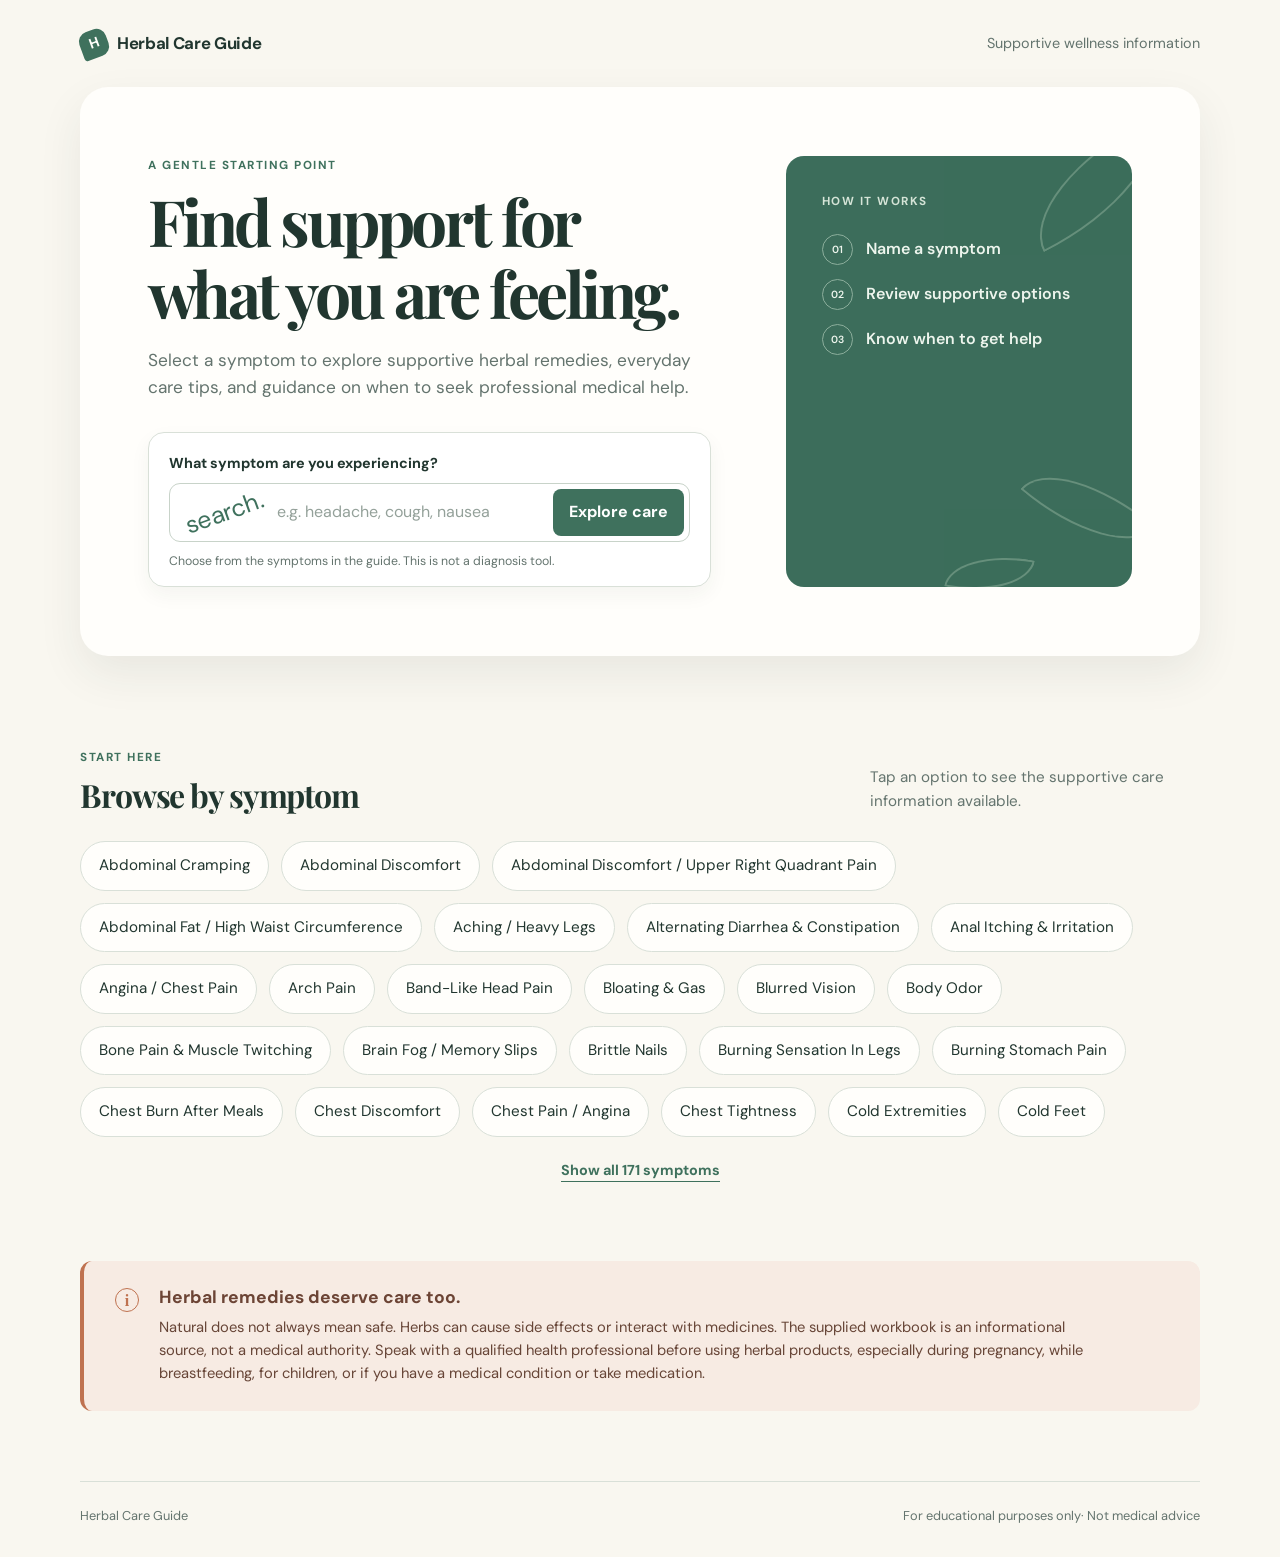
<file: index.html>
<!doctype html>
<html lang="en">
  <head>
    <meta charset="UTF-8" />
    <meta name="viewport" content="width=device-width, initial-scale=1.0" />
    <meta
      name="description"
      content="Search common symptoms and explore supportive herbal care information."
    />
    <title>Herbal Care Guide</title>
    <link rel="preconnect" href="https://fonts.googleapis.com" />
    <link rel="preconnect" href="https://fonts.gstatic.com" crossorigin />
    <link
      href="https://fonts.googleapis.com/css2?family=DM+Sans:wght@400;500;600;700&family=Playfair+Display:wght@600;700&display=swap"
      rel="stylesheet"
    />
    <link rel="stylesheet" href="styles.css" />
  </head>
  <body class="home-page">
    <header class="site-header wrap">
      <a class="brand" href="index.html" aria-label="Herbal Care Guide home">
        <span class="brand-mark" aria-hidden="true">H</span>
        <span>Herbal Care Guide</span>
      </a>
      <span class="header-note">Supportive wellness information</span>
    </header>

    <main>
      <section class="hero wrap">
        <div class="hero-copy">
          <p class="eyebrow">A gentle starting point</p>
          <h1>Find support for what you are feeling.</h1>
          <p class="hero-text">
            Select a symptom to explore supportive herbal remedies, everyday care tips,
            and guidance on when to seek professional medical help.
          </p>

          <form class="search-card" id="symptom-search" action="results.html" method="get">
            <label for="symptom">What symptom are you experiencing?</label>
            <div class="search-row">
              <span class="search-icon" aria-hidden="true">search.</span>
              <input
                id="symptom"
                name="symptom"
                type="search"
                list="symptom-options"
                placeholder="e.g. headache, cough, nausea"
                autocomplete="off"
                required
              />
              <button type="submit">Explore care <span aria-hidden="true"></span></button>
            </div>
            <datalist id="symptom-options"></datalist>
            <p class="search-help">Choose from the symptoms in the guide. This is not a diagnosis tool.</p>
          </form>
        </div>

        <aside class="hero-panel" aria-label="How the guide works">
          <div class="leaf-art" aria-hidden="true">
            <span class="leaf leaf-one"></span><span class="leaf leaf-two"></span><span class="leaf leaf-three"></span>
          </div>
          <p class="eyebrow">How it works</p>
          <ol>
            <li><span>01</span> Name a symptom</li>
            <li><span>02</span> Review supportive options</li>
            <li><span>03</span> Know when to get help</li>
          </ol>
        </aside>
      </section>

      <section class="symptoms-section wrap" aria-labelledby="popular-heading">
        <div class="section-heading">
          <div>
            <p class="eyebrow">Start here</p>
            <h2 id="popular-heading">Browse by symptom</h2>
          </div>
          <p>Tap an option to see the supportive care information available.</p>
        </div>
        <div class="symptom-chips" id="symptom-chips"></div>
        <button class="show-symptoms" id="show-symptoms" type="button" hidden></button>
      </section>

      <section class="safety-banner wrap" aria-label="Important safety information">
        <div class="safety-icon" aria-hidden="true">i</div>
        <div>
          <h2>Herbal remedies deserve care too.</h2>
          <p>
            Natural does not always mean safe. Herbs can cause side effects or interact with
            medicines. The supplied workbook is an informational source, not a medical authority.
            Speak with a qualified health professional before using herbal products, especially
            during pregnancy, while breastfeeding, for children, or if you have a medical
            condition or take medication.
          </p>
        </div>
      </section>
    </main>

    <footer class="site-footer wrap">
      <span>Herbal Care Guide</span>
      <span>For educational purposes only· Not medical advice</span>
    </footer>

    <script src="data.js?v=20260902-full"></script>
    <script src="app.js"></script>
  </body>
</html>
</file>
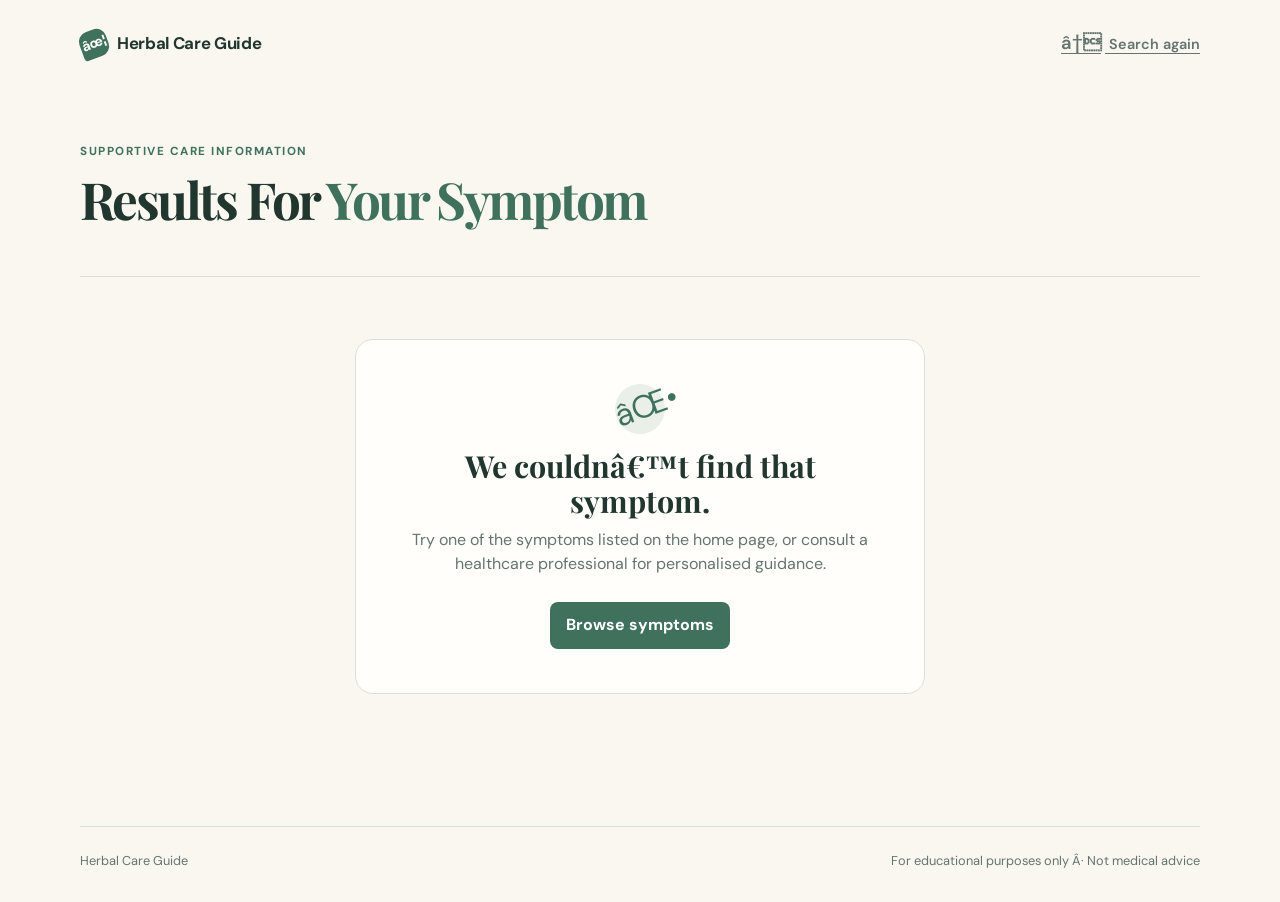
<file: results.html>
<!doctype html>
<html lang="en">
  <head>
    <meta charset="UTF-8" />
    <meta name="viewport" content="width=device-width, initial-scale=1.0" />
    <meta name="description" content="Supportive care information for a selected symptom." />
    <title>Care information | Herbal Care Guide</title>
    <link rel="preconnect" href="https://fonts.googleapis.com" />
    <link rel="preconnect" href="https://fonts.gstatic.com" crossorigin />
    <link
      href="https://fonts.googleapis.com/css2?family=DM+Sans:wght@400;500;600;700&family=Playfair+Display:wght@600;700&display=swap"
      rel="stylesheet"
    />
    <link rel="stylesheet" href="styles.css" />
  </head>
  <body class="results-page">
    <header class="site-header wrap">
      <a class="brand" href="index.html" aria-label="Herbal Care Guide home">
        <span class="brand-mark" aria-hidden="true">âœ¦</span>
        <span>Herbal Care Guide</span>
      </a>
      <a class="back-link" href="index.html"><span aria-hidden="true">â†</span> Search again</a>
    </header>

    <main class="wrap results-main">
      <section class="result-intro" aria-labelledby="result-heading">
        <p class="eyebrow">Supportive care information</p>
        <h1 id="result-heading">Results for <span id="symptom-name">your symptom</span></h1>
        <p id="result-summary"></p>
      </section>

      <div id="no-result" class="no-result" hidden>
        <span class="empty-icon" aria-hidden="true">âŒ•</span>
        <h2>We couldnâ€™t find that symptom.</h2>
        <p>Try one of the symptoms listed on the home page, or consult a healthcare professional for personalised guidance.</p>
        <a class="button-link" href="index.html">Browse symptoms</a>
      </div>

      <div id="result-content" hidden>
        <section class="matches-section" aria-labelledby="matches-heading">
          <div class="matches-heading">
            <div>
              <p class="eyebrow">Search matches</p>
              <h2 id="matches-heading">Related guide entries</h2>
            </div>
            <span id="match-count" class="match-count"></span>
          </div>
          <p class="matches-note">
            A symptom may be associated with more than one health condition. These matches come
            directly from the supplied workbook and do not mean that you have any listed condition.
          </p>
          <div id="condition-results" class="condition-results"></div>
        </section>

        <section class="disclaimer-card" aria-labelledby="disclaimer-heading">
          <span class="disclaimer-icon" aria-hidden="true">!</span>
          <div>
            <h2 id="disclaimer-heading">Important disclaimer</h2>
            <p>
              This guide is for general educational information only and is not medical advice,
              a diagnosis, or a substitute for care from a licensed health professional. It presents
              information from the supplied workbook; it does not establish medical authority or
              endorse any product. Herbal products vary in quality and may be unsafe for some
              people or interact with medicines. Consult a doctor, pharmacist, or qualified
              practitioner before using an herbal remedy. If you think you may have a medical
              emergency, contact your local emergency service immediately.
            </p>
          </div>
        </section>
      </div>
    </main>

    <footer class="site-footer wrap">
      <span>Herbal Care Guide</span>
      <span>For educational purposes only Â· Not medical advice</span>
    </footer>

    <script src="data.js?v=20260902-full"></script>
    <script src="app.js"></script>
  </body>
</html>
</file>
<file: styles.css>
:root {
  --ink: #21362f;
  --muted: #64746e;
  --green: #3f715d;
  --pale-green: #eaf0e8;
  --cream: #f9f7f0;
  --paper: #fffefb;
  --line: #d9e0d8;
  --orange: #bf7250;
  --pale-orange: #f7ebe3;
  --alert: #9a4f3e;
  --pale-alert: #fbefea;
  --shadow: 0 18px 45px rgba(34, 55, 47, 0.08);
}

* { box-sizing: border-box; }
html { min-width: 320px; background: var(--cream); }
body { margin: 0; color: var(--ink); background: var(--cream); font-family: "DM Sans", system-ui, sans-serif; line-height: 1.55; }
a { color: inherit; }
h1, h2, h3, p { margin-top: 0; }
h1, h2, h3 { line-height: 1.12; }
h1, h2 { font-family: "Playfair Display", Georgia, serif; }
.wrap { width: min(1120px, calc(100% - 48px)); margin-inline: auto; }
.site-header { min-height: 87px; display: flex; align-items: center; justify-content: space-between; gap: 18px; }
.brand { display: inline-flex; align-items: center; gap: 9px; font-weight: 700; text-decoration: none; font-size: 1.05rem; letter-spacing: -0.02em; }
.brand-mark { display: grid; width: 28px; height: 28px; place-items: center; color: var(--paper); background: var(--green); border-radius: 10px 10px 10px 3px; transform: rotate(-20deg); font-size: .88rem; }
.header-note, .back-link { font-size: .9rem; color: var(--muted); }
.back-link { text-underline-offset: 4px; font-weight: 600; }
.back-link span { font-size: 1.15rem; margin-right: 4px; }

.hero { min-height: 515px; padding: 69px 68px; display: grid; grid-template-columns: 1.3fr .8fr; gap: 75px; align-items: center; background: var(--paper); border-radius: 28px; box-shadow: var(--shadow); overflow: hidden; }
.hero-copy { position: relative; z-index: 1; }
.eyebrow { margin-bottom: 11px; color: var(--green); font-size: .73rem; font-weight: 700; letter-spacing: .13em; text-transform: uppercase; }
.hero h1 { max-width: 600px; margin-bottom: 19px; font-size: clamp(2.7rem, 5vw, 4.55rem); letter-spacing: -.055em; }
.hero-text { max-width: 570px; margin-bottom: 31px; color: var(--muted); font-size: 1.08rem; }
.search-card { max-width: 620px; padding: 19px 20px 15px; background: #fff; border: 1px solid var(--line); border-radius: 16px; box-shadow: 0 8px 20px rgba(34, 55, 47, .05); }
.search-card label { display: block; margin-bottom: 9px; font-size: .9rem; font-weight: 700; }
.search-row { display: flex; align-items: center; gap: 10px; border: 1px solid #c8d3c9; border-radius: 11px; padding: 5px 5px 5px 14px; }
.search-icon { color: var(--green); font-size: 1.55rem; transform: rotate(-20deg); }
input[type="search"] { min-width: 0; width: 100%; border: 0; outline: 0; color: var(--ink); background: transparent; font: inherit; }
input[type="search"]::placeholder { color: #94a19a; }
button, .button-link { border: 0; border-radius: 8px; background: var(--green); color: #fff; padding: 11px 16px; font: inherit; font-weight: 700; white-space: nowrap; cursor: pointer; text-decoration: none; }
button:hover, .button-link:hover { background: #315f4d; }
.search-help { margin: 10px 0 0; color: var(--muted); font-size: .77rem; }
.hero-panel { min-height: 340px; padding: 36px; align-self: stretch; position: relative; overflow: hidden; border-radius: 18px; color: #edf5ed; background: #3c6d5b; }
.hero-panel .eyebrow { color: #d5e4d7; position: relative; }
.hero-panel ol { position: relative; list-style: none; margin: 24px 0 0; padding: 0; }
.hero-panel li { display: flex; align-items: center; gap: 13px; margin: 14px 0; font-weight: 600; }
.hero-panel li span { display: grid; width: 31px; height: 31px; place-items: center; border: 1px solid #8cae9c; border-radius: 50%; font-size: .65rem; }
.leaf-art { position: absolute; inset: 0; opacity: .3; }
.leaf { position: absolute; display: block; width: 155px; height: 72px; border: 2px solid #cbdfc8; border-radius: 100% 0 100% 0; transform: rotate(-27deg); }
.leaf-one { top: -7px; right: -42px; }.leaf-two { width: 128px; height: 58px; right: -20px; bottom: 50px; transform: rotate(40deg); }.leaf-three { width: 85px; height: 41px; right: 100px; bottom: -7px; transform: rotate(10deg); }

.symptoms-section { padding: 92px 0 79px; }
.section-heading { display: flex; justify-content: space-between; align-items: end; gap: 26px; margin-bottom: 28px; }
.section-heading h2, .safety-banner h2 { margin-bottom: 0; font-size: 2rem; letter-spacing: -.035em; }
.section-heading > p { max-width: 330px; margin: 0; color: var(--muted); font-size: .95rem; }
.symptom-chips { display: flex; flex-wrap: wrap; gap: 12px; }
.symptom-chip { padding: 12px 18px; background: var(--paper); border: 1px solid var(--line); border-radius: 999px; color: var(--ink); font-size: .95rem; text-decoration: none; text-transform: capitalize; transition: border-color .15s, transform .15s; }
.symptom-chip:hover { border-color: var(--green); transform: translateY(-2px); }
.show-symptoms { display: block; margin: 22px auto 0; padding: 0; border: 0; border-bottom: 1px solid var(--green); border-radius: 0; color: var(--green); background: transparent; font-size: .9rem; }
.show-symptoms:hover { color: #315f4d; background: transparent; }
.safety-banner { display: flex; align-items: flex-start; gap: 20px; margin-bottom: 70px; padding: 27px 31px; border-left: 4px solid var(--orange); border-radius: 12px; color: #674537; background: var(--pale-orange); }
.safety-banner h2 { color: #6c4435; font-family: "DM Sans", system-ui, sans-serif; font-size: 1.1rem; font-weight: 700; letter-spacing: 0; }
.safety-banner p { max-width: 925px; margin: 8px 0 0; font-size: .92rem; }
.safety-icon { display: grid; flex: 0 0 auto; width: 24px; height: 24px; place-items: center; border: 1.5px solid var(--orange); border-radius: 50%; color: var(--orange); font-family: Georgia, serif; font-weight: 700; }
.site-footer { display: flex; justify-content: space-between; gap: 18px; padding: 24px 0 31px; border-top: 1px solid var(--line); color: var(--muted); font-size: .8rem; }

.results-main { padding-bottom: 70px; }
.result-intro { padding: 55px 0 36px; border-bottom: 1px solid var(--line); }
.result-intro h1 { margin-bottom: 12px; font-size: clamp(2.35rem, 4vw, 3.8rem); letter-spacing: -.05em; text-transform: capitalize; }
.result-intro h1 span { color: var(--green); }
.result-intro > p:last-child { max-width: 680px; margin: 0; color: var(--muted); font-size: 1.03rem; }
.matches-section { margin-top: 37px; }.matches-heading { display: flex; align-items: end; justify-content: space-between; gap: 20px; }.matches-heading h2 { margin: 0; font-size: 2rem; letter-spacing: -.035em; }.match-count { display: inline-block; padding: 6px 11px; border-radius: 999px; color: var(--green); background: var(--pale-green); font-size: .8rem; font-weight: 700; }.matches-note { max-width: 750px; margin: 13px 0 23px; color: var(--muted); font-size: .93rem; }.condition-results { display: grid; gap: 18px; }.condition-card { overflow: hidden; border: 1px solid var(--line); border-radius: 18px; background: var(--paper); box-shadow: 0 8px 25px rgba(34, 55, 47, .05); }.condition-header { padding: 27px 30px 24px; border-bottom: 1px solid var(--line); background: #fbfdf9; }.condition-kicker { margin: 0 0 6px; color: var(--green); font-size: .7rem; font-weight: 700; letter-spacing: .1em; text-transform: uppercase; }.condition-header h3 { margin: 0; font-family: "Playfair Display", Georgia, serif; font-size: 1.55rem; letter-spacing: -.025em; }.condition-detail { padding: 21px 30px; border-bottom: 1px solid #e6ece5; }.condition-detail:last-child { border-bottom: 0; }.condition-detail h4 { margin: 0 0 9px; color: var(--ink); font-size: .88rem; }.condition-detail p { max-width: 900px; margin: 0; color: #52635a; font-size: .93rem; }.remedy-tags { display: flex; flex-wrap: wrap; gap: 8px; }.remedy-tags span { padding: 6px 10px; border: 1px solid #cfe0cf; border-radius: 999px; color: #356349; background: #f2f8f0; font-size: .84rem; }.doctor-detail { border-left: 3px solid #d88a67; background: #fff9f5; }.doctor-detail h4 { color: #884c38; }.doctor-detail p { color: #735348; }
.disclaimer-card { display: flex; gap: 15px; margin-top: 24px; padding: 25px 27px; border: 1px solid var(--line); border-radius: 14px; background: #f4f6f2; }.disclaimer-card h2 { margin: 2px 0 7px; color: var(--ink); font-family: "DM Sans", system-ui, sans-serif; font-size: 1rem; letter-spacing: 0; }.disclaimer-card p { margin: 0; color: var(--muted); font-size: .84rem; }.disclaimer-icon { display: grid; flex: 0 0 auto; width: 22px; height: 22px; place-items: center; border: 1px solid #84948b; border-radius: 50%; color: #75857b; font-size: .78rem; font-weight: 700; }
.no-result { max-width: 570px; margin: 62px auto; padding: 44px; text-align: center; border: 1px solid var(--line); border-radius: 18px; background: var(--paper); }.no-result h2 { margin: 15px 0 10px; font-size: 1.9rem; }.no-result p { margin-bottom: 25px; color: var(--muted); }.empty-icon { display: inline-grid; width: 50px; height: 50px; place-items: center; border-radius: 50%; color: var(--green); background: var(--pale-green); font-size: 2rem; transform: rotate(-20deg); }.button-link { display: inline-block; }

@media (max-width: 760px) { .wrap { width: min(100% - 32px, 1120px); }.site-header { min-height: 69px; }.header-note { display: none; }.hero { min-height: auto; padding: 43px 27px 28px; grid-template-columns: 1fr; gap: 34px; border-radius: 20px; }.hero h1 { font-size: clamp(2.55rem, 12vw, 3.7rem); }.hero-panel { min-height: 215px; padding: 28px; }.hero-panel ol { display: grid; grid-template-columns: 1fr 1fr; gap: 8px; margin-top: 16px; }.hero-panel li { margin: 0; font-size: .86rem; }.search-row { flex-wrap: wrap; }.search-row input { flex: 1; min-height: 38px; }.search-row button { width: 100%; }.symptoms-section { padding: 62px 0 54px; }.section-heading { display: block; }.section-heading h2 { margin-bottom: 13px; }.safety-banner { margin-bottom: 48px; padding: 24px 21px; }.site-footer { flex-direction: column; padding-top: 19px; }.result-intro { padding: 36px 0 29px; }.matches-section { margin-top: 25px; }.matches-heading { align-items: flex-start; flex-direction: column; gap: 9px; }.condition-header, .condition-detail { padding-inline: 22px; }.disclaimer-card { padding: 21px; } }
@media (max-width: 410px) { .brand { font-size: .93rem; }.back-link { font-size: .82rem; }.hero { padding-inline: 20px; }.search-card { padding: 16px 14px 14px; }.symptom-chip { padding: 9px 13px; font-size: .86rem; } }
</file>
